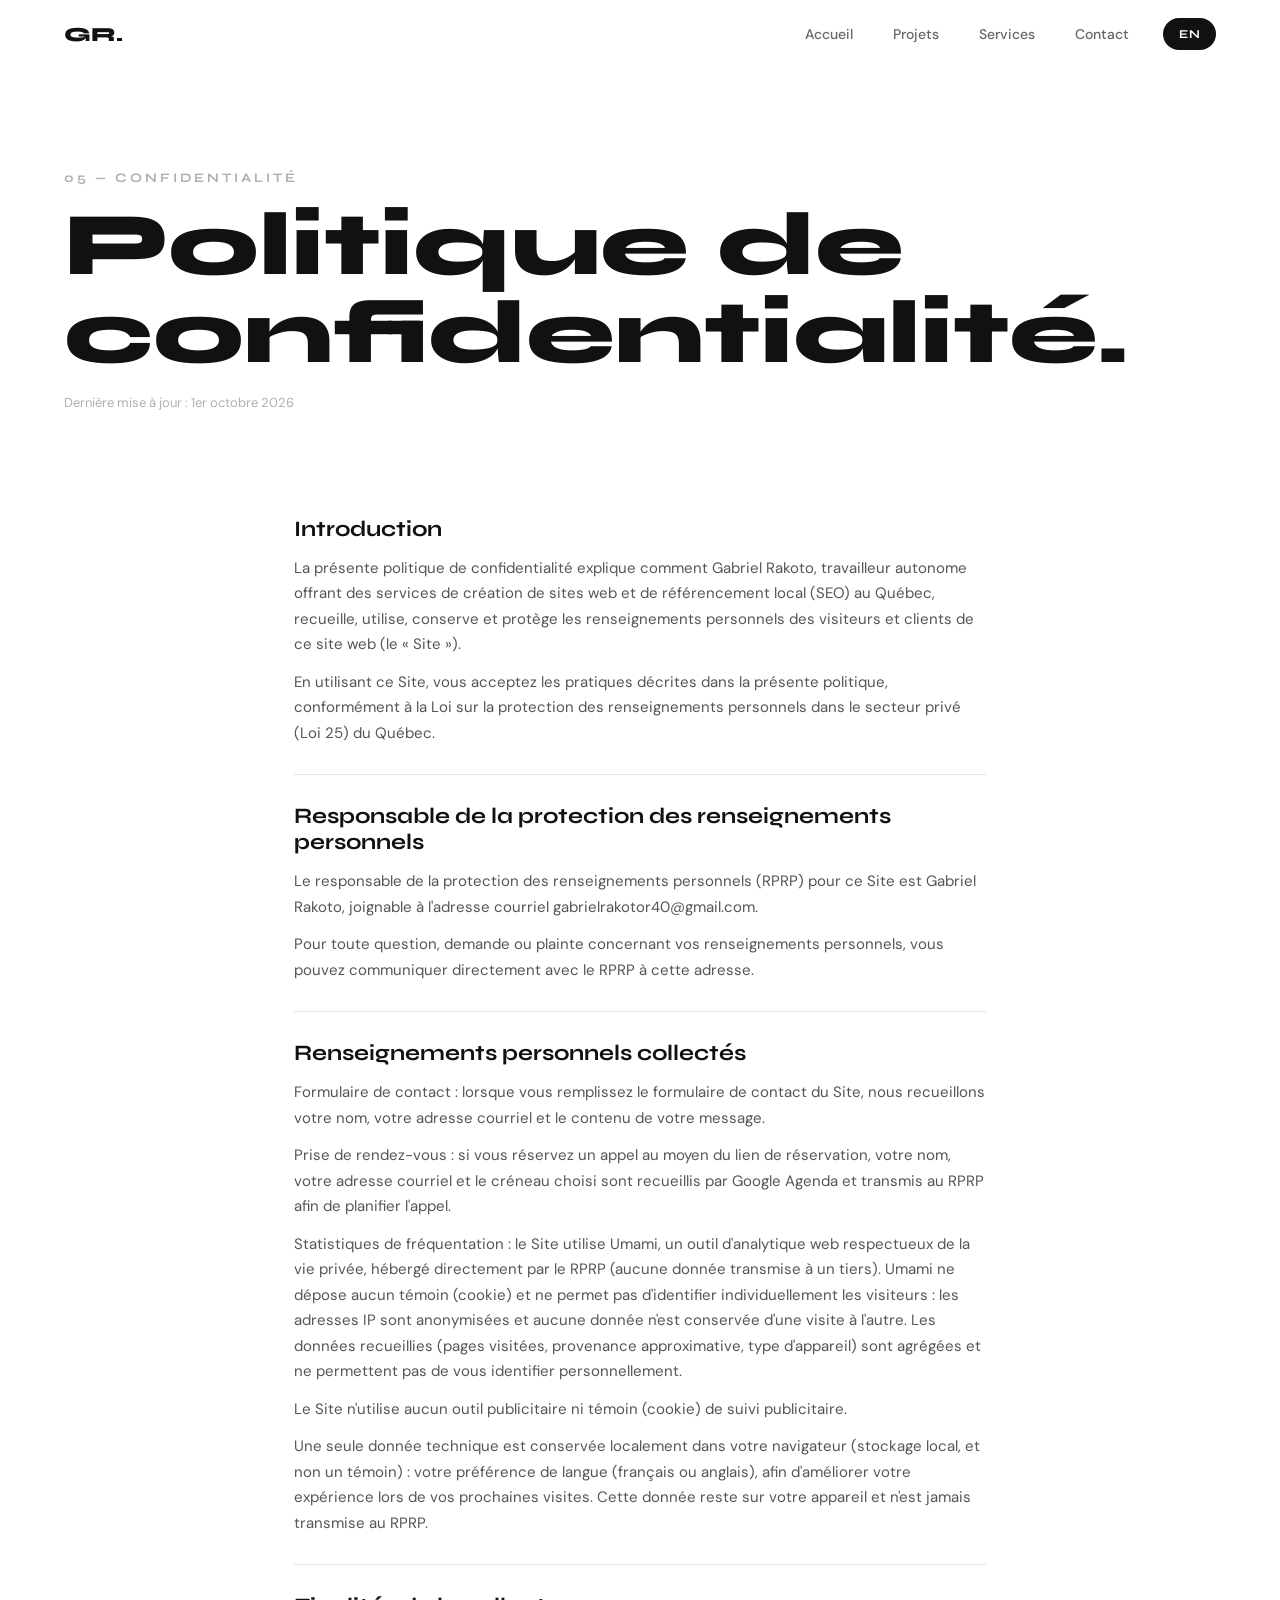
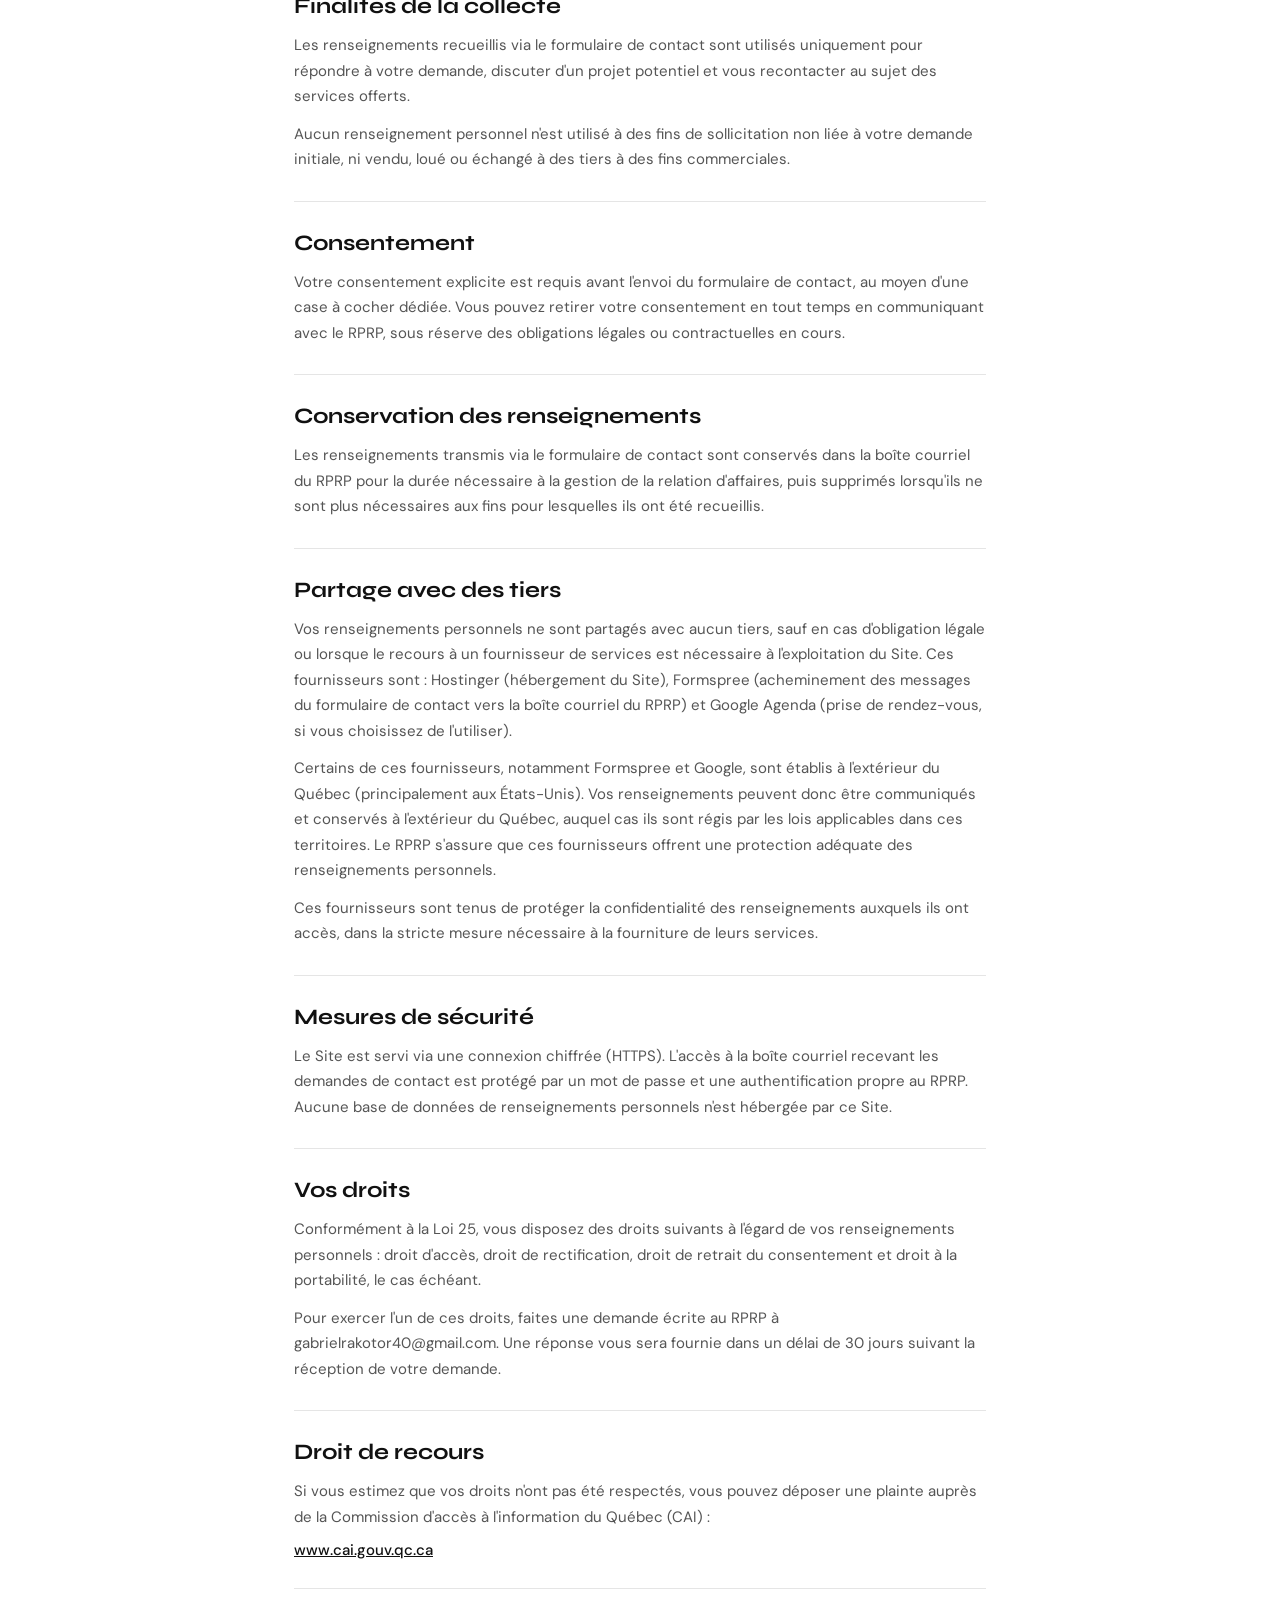
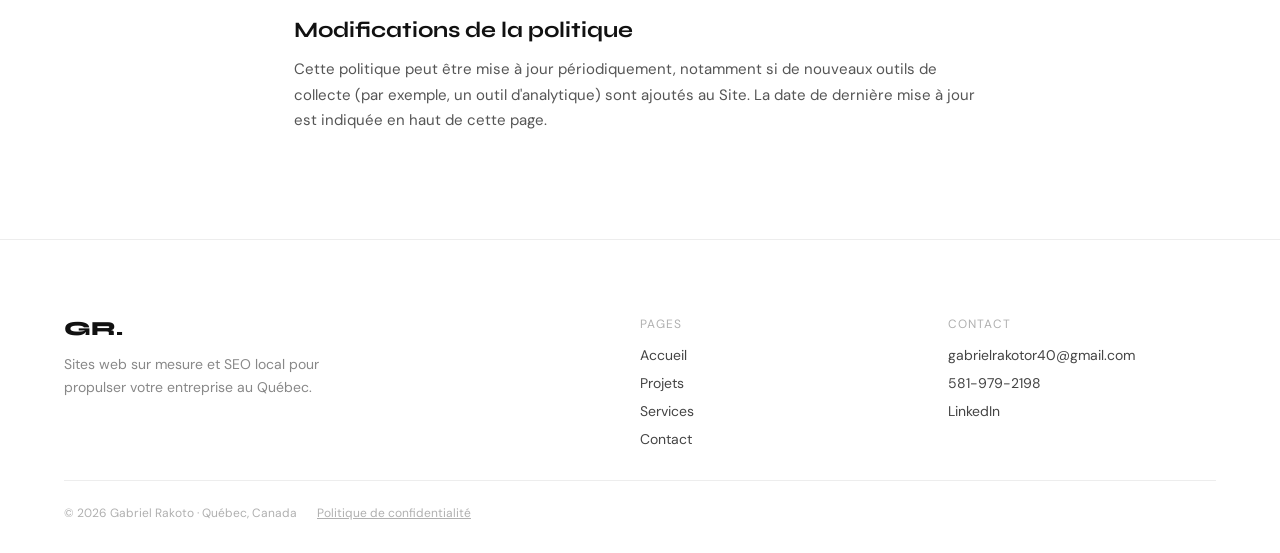
<file: confidentialite.html>
<!DOCTYPE html>
<html lang="fr">
<head>
<meta charset="utf-8">
<meta name="viewport" content="width=device-width, initial-scale=1">
<title>Politique de confidentialité | Gabriel Rakoto</title>
<meta name="description" content="Politique de confidentialité du site de Gabriel Rakoto, conforme à la Loi 25 du Québec sur la protection des renseignements personnels.">
<link rel="canonical" href="https://gabrielrakoto.com/confidentialite.html">
<meta property="og:type" content="website">
<meta property="og:site_name" content="Gabriel Rakoto">
<meta property="og:locale" content="fr_CA">
<meta property="og:url" content="https://gabrielrakoto.com/confidentialite.html">
<meta property="og:title" content="Politique de confidentialité | Gabriel Rakoto">
<meta property="og:description" content="Politique de confidentialité du site de Gabriel Rakoto, conforme à la Loi 25 du Québec sur la protection des renseignements personnels.">
<meta property="og:image" content="https://gabrielrakoto.com/assets/og-image.jpg">
<meta property="og:image:width" content="1200">
<meta property="og:image:height" content="630">
<meta name="twitter:card" content="summary_large_image">
<meta name="twitter:title" content="Politique de confidentialité | Gabriel Rakoto">
<meta name="twitter:description" content="Politique de confidentialité du site de Gabriel Rakoto, conforme à la Loi 25 du Québec sur la protection des renseignements personnels.">
<meta name="twitter:image" content="https://gabrielrakoto.com/assets/og-image.jpg">
<link rel="preconnect" href="https://fonts.googleapis.com">
<link rel="preconnect" href="https://fonts.gstatic.com" crossorigin>
<link href="https://fonts.googleapis.com/css2?family=Syne:wght@400;700;800&family=DM+Sans:opsz,wght@9..40,300;9..40,400;9..40,500&display=swap" rel="stylesheet">
<link rel="stylesheet" href="css/style.css">
<link rel="icon" type="image/jpeg" href="assets/favicon.jpg">
<script defer src="https://analytics.gabrielrakoto.com/script.js" data-website-id="545f7c33-205a-46b0-a37f-4a8fc37978f4"></script>
</head>
<body>
<noscript><div style="padding:40px;text-align:center;font-family:sans-serif;color:#111;">Ce site nécessite JavaScript pour s'afficher correctement. Veuillez l'activer dans les paramètres de votre navigateur.</div></noscript>

<svg width="0" height="0" style="position:absolute" aria-hidden="true">
  <filter id="svc-glitch" x="-5%" y="-5%" width="110%" height="110%">
    <feTurbulence type="fractalNoise" baseFrequency="0.002 0.92" numOctaves="1" seed="3" result="svc-glitch-noise"></feTurbulence>
    <feDisplacementMap in="SourceGraphic" in2="svc-glitch-noise" scale="0" xChannelSelector="R" yChannelSelector="G" result="svc-glitch-displaced"></feDisplacementMap>
    <feColorMatrix in="SourceGraphic" type="matrix" values="0.55 0 0 0 0  0 0.55 0 0 0  0 0 0.55 0 0  0 0 0 1 0" result="svc-glitch-light"></feColorMatrix>
    <feOffset in="svc-glitch-light" dx="-4" dy="1" result="svc-glitch-light-off"></feOffset>
    <feColorMatrix in="SourceGraphic" type="matrix" values="0.15 0 0 0 0  0 0.15 0 0 0  0 0 0.15 0 0  0 0 0 1 0" result="svc-glitch-dark"></feColorMatrix>
    <feOffset in="svc-glitch-dark" dx="4" dy="-1" result="svc-glitch-dark-off"></feOffset>
    <feBlend in="svc-glitch-light-off" in2="svc-glitch-dark-off" mode="screen" result="svc-glitch-chroma"></feBlend>
    <feBlend in="svc-glitch-chroma" in2="svc-glitch-displaced" mode="screen"></feBlend>
  </filter>
</svg>

<header>
<nav class="nav">
  <a href="index.html" class="nav-logo">GR.</a>
  <div class="nav-links">
    <a href="index.html" class="nav-link" data-i18n="nav.home"></a>
    <a href="projets.html" class="nav-link" data-i18n="nav.projects"></a>
    <a href="services.html" class="nav-link" data-i18n="nav.services"></a>
    <a href="contact.html" class="nav-link" data-i18n="nav.contact"></a>
    <button type="button" class="nav-lang js-lang-toggle" aria-label="Changer de langue">EN</button>
  </div>
  <div class="nav-mobile-actions">
    <button type="button" class="nav-lang js-lang-toggle" aria-label="Changer de langue">EN</button>
    <button type="button" class="nav-burger js-menu-open" aria-label="Ouvrir le menu">
      <span></span><span></span><span></span>
    </button>
  </div>
</nav>
</header>

<div class="mobile-menu">
  <button type="button" class="mobile-menu-close js-menu-close" aria-label="Fermer le menu">✕</button>
  <div class="mobile-menu-links">
    <a href="index.html" data-i18n="nav.home"></a>
    <a href="projets.html" data-i18n="nav.projects"></a>
    <a href="services.html" data-i18n="nav.services"></a>
    <a href="contact.html" data-i18n="nav.contact"></a>
  </div>
</div>

<div style="padding-top:68px">

  <section>
    <div class="svc-page-hero">
      <span class="page-label" data-i18n="privacyLabel"></span>
      <h1 class="page-title" data-i18n="privacy.title"></h1>
      <p class="policy-updated" data-i18n="privacy.updated"></p>
    </div>
    <div class="policy-content" id="privacy-sections"></div>
  </section>

</div>

<footer class="site-footer">
  <div class="footer-grid">
    <div>
      <div class="footer-logo">GR.</div>
      <p class="footer-tagline" data-i18n="footer.tagline"></p>
    </div>
    <div>
      <div class="footer-col-title" data-i18n="footer.pages"></div>
      <div class="footer-links">
        <a href="index.html" data-i18n="nav.home"></a>
        <a href="projets.html" data-i18n="nav.projects"></a>
        <a href="services.html" data-i18n="nav.services"></a>
        <a href="contact.html" data-i18n="nav.contact"></a>
      </div>
    </div>
    <div>
      <div class="footer-col-title" data-i18n="footer.contactTitle"></div>
      <div class="footer-links">
        <a href="mailto:gabrielrakotor40@gmail.com">gabrielrakotor40@gmail.com</a>
        <a href="tel:+15819792198">581-979-2198</a>
        <a href="https://www.linkedin.com/in/gabriel-rakoto-708b39351/" target="_blank" rel="noopener noreferrer">LinkedIn</a>
      </div>
    </div>
  </div>
  <div class="footer-bottom">
    <span>© 2026 Gabriel Rakoto · Québec, Canada</span>
    <a href="confidentialite.html" class="footer-bottom-link" data-i18n="footer.privacy"></a>
  </div>
</footer>

<script src="js/data.js"></script>
<script src="js/main.js"></script>
</body>
</html>
</file>
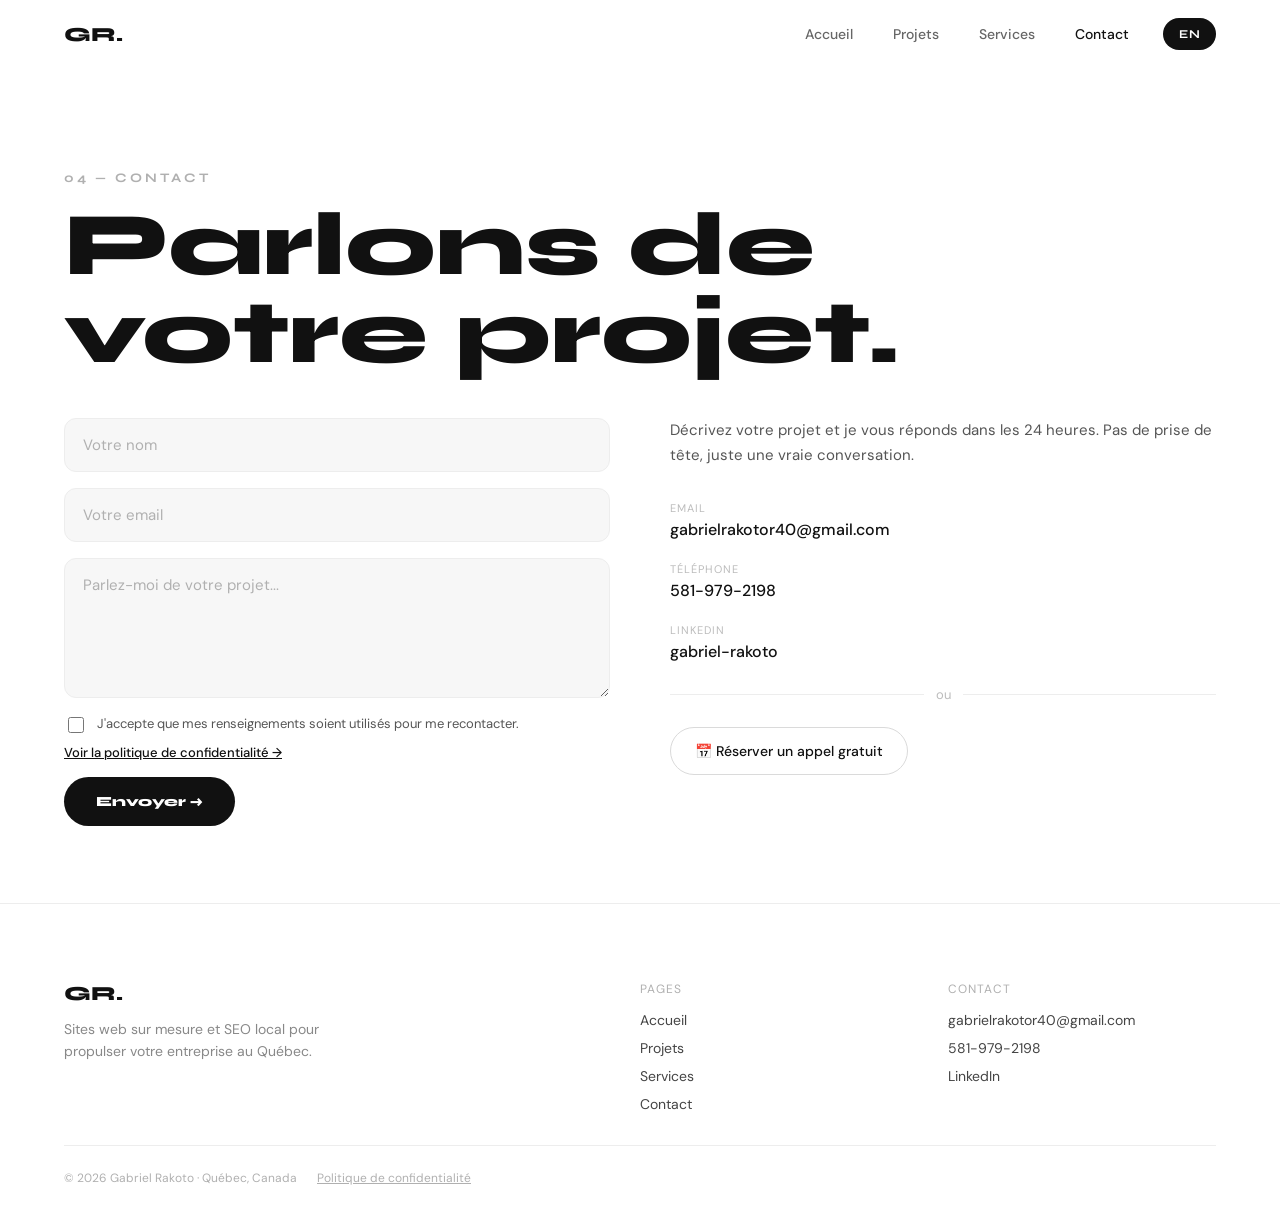
<file: contact.html>
<!DOCTYPE html>
<html lang="fr">
<head>
<meta charset="utf-8">
<meta name="viewport" content="width=device-width, initial-scale=1">
<title>Contact — Discutons de votre projet web | Gabriel Rakoto</title>
<meta name="description" content="Contactez Gabriel Rakoto pour un projet de site web ou de référencement local au Québec. Réponse sous 24 heures.">
<link rel="canonical" href="https://gabrielrakoto.com/contact.html">
<meta property="og:type" content="website">
<meta property="og:site_name" content="Gabriel Rakoto">
<meta property="og:locale" content="fr_CA">
<meta property="og:url" content="https://gabrielrakoto.com/contact.html">
<meta property="og:title" content="Contact — Discutons de votre projet web | Gabriel Rakoto">
<meta property="og:description" content="Contactez Gabriel Rakoto pour un projet de site web ou de référencement local au Québec. Réponse sous 24 heures.">
<meta property="og:image" content="https://gabrielrakoto.com/assets/og-image.jpg">
<meta property="og:image:width" content="1200">
<meta property="og:image:height" content="630">
<meta name="twitter:card" content="summary_large_image">
<meta name="twitter:title" content="Contact — Discutons de votre projet web | Gabriel Rakoto">
<meta name="twitter:description" content="Contactez Gabriel Rakoto pour un projet de site web ou de référencement local au Québec. Réponse sous 24 heures.">
<meta name="twitter:image" content="https://gabrielrakoto.com/assets/og-image.jpg">
<link rel="preconnect" href="https://fonts.googleapis.com">
<link rel="preconnect" href="https://fonts.gstatic.com" crossorigin>
<link href="https://fonts.googleapis.com/css2?family=Syne:wght@400;700;800&family=DM+Sans:opsz,wght@9..40,300;9..40,400;9..40,500&display=swap" rel="stylesheet">
<link rel="stylesheet" href="css/style.css">
<link rel="icon" type="image/jpeg" href="assets/favicon.jpg">
<script defer src="https://analytics.gabrielrakoto.com/script.js" data-website-id="545f7c33-205a-46b0-a37f-4a8fc37978f4"></script>
</head>
<body>
<noscript><div style="padding:40px;text-align:center;font-family:sans-serif;color:#111;">Ce site nécessite JavaScript pour s'afficher correctement. Veuillez l'activer dans les paramètres de votre navigateur.</div></noscript>

<svg width="0" height="0" style="position:absolute" aria-hidden="true">
  <filter id="svc-glitch" x="-5%" y="-5%" width="110%" height="110%">
    <feTurbulence type="fractalNoise" baseFrequency="0.002 0.92" numOctaves="1" seed="3" result="svc-glitch-noise"></feTurbulence>
    <feDisplacementMap in="SourceGraphic" in2="svc-glitch-noise" scale="0" xChannelSelector="R" yChannelSelector="G" result="svc-glitch-displaced"></feDisplacementMap>
    <feColorMatrix in="SourceGraphic" type="matrix" values="0.55 0 0 0 0  0 0.55 0 0 0  0 0 0.55 0 0  0 0 0 1 0" result="svc-glitch-light"></feColorMatrix>
    <feOffset in="svc-glitch-light" dx="-4" dy="1" result="svc-glitch-light-off"></feOffset>
    <feColorMatrix in="SourceGraphic" type="matrix" values="0.15 0 0 0 0  0 0.15 0 0 0  0 0 0.15 0 0  0 0 0 1 0" result="svc-glitch-dark"></feColorMatrix>
    <feOffset in="svc-glitch-dark" dx="4" dy="-1" result="svc-glitch-dark-off"></feOffset>
    <feBlend in="svc-glitch-light-off" in2="svc-glitch-dark-off" mode="screen" result="svc-glitch-chroma"></feBlend>
    <feBlend in="svc-glitch-chroma" in2="svc-glitch-displaced" mode="screen"></feBlend>
  </filter>
</svg>

<header>
<nav class="nav">
  <a href="index.html" class="nav-logo">GR.</a>
  <div class="nav-links">
    <a href="index.html" class="nav-link" data-i18n="nav.home"></a>
    <a href="projets.html" class="nav-link" data-i18n="nav.projects"></a>
    <a href="services.html" class="nav-link" data-i18n="nav.services"></a>
    <a href="contact.html" class="nav-link is-current" data-i18n="nav.contact"></a>
    <button type="button" class="nav-lang js-lang-toggle" aria-label="Changer de langue">EN</button>
  </div>
  <div class="nav-mobile-actions">
    <button type="button" class="nav-lang js-lang-toggle" aria-label="Changer de langue">EN</button>
    <button type="button" class="nav-burger js-menu-open" aria-label="Ouvrir le menu">
      <span></span><span></span><span></span>
    </button>
  </div>
</nav>
</header>

<div class="mobile-menu">
  <button type="button" class="mobile-menu-close js-menu-close" aria-label="Fermer le menu">✕</button>
  <div class="mobile-menu-links">
    <a href="index.html" data-i18n="nav.home"></a>
    <a href="projets.html" data-i18n="nav.projects"></a>
    <a href="services.html" data-i18n="nav.services"></a>
    <a href="contact.html" data-i18n="nav.contact"></a>
  </div>
</div>

<div style="padding-top:68px">

  <section class="contact-sec">
    <span class="page-label" data-i18n="contactLabel"></span>
    <h1 class="page-title" data-i18n="contact.title"></h1>
    <div class="contact-grid">
      <div>
        <form class="contact-form" action="https://formspree.io/f/xvzpvbep" method="POST" novalidate>
          <input type="text" name="name" required data-i18n-placeholder="contact.namePlaceholder">
          <input type="email" name="email" required data-i18n-placeholder="contact.emailPlaceholder">
          <textarea name="message" required data-i18n-placeholder="contact.messagePlaceholder"></textarea>
          <div class="contact-consent">
            <label>
              <input type="checkbox" name="consent" required>
              <span data-i18n="contact.consentLabel"></span>
            </label>
            <a href="confidentialite.html" class="contact-consent-link" data-i18n="contact.consentLinkLabel"></a>
          </div>
          <p class="contact-error is-hidden" data-i18n="contact.errorMsg"></p>
          <button type="submit" class="contact-submit" data-i18n="contact.submit"></button>
        </form>
        <div class="contact-success is-hidden">
          <div class="check">✓</div>
          <h3 data-i18n="contact.successTitle"></h3>
          <p data-i18n="contact.successMsg"></p>
        </div>
      </div>
      <div>
        <p class="contact-info-subtitle" data-i18n="contact.subtitle"></p>
        <div class="contact-info-block">
          <span class="label" data-i18n="contact.emailLabel"></span>
          <a href="mailto:gabrielrakotor40@gmail.com">gabrielrakotor40@gmail.com</a>
        </div>
        <div class="contact-info-block">
          <span class="label" data-i18n="contact.phoneLabel"></span>
          <a href="tel:+15819792198">581-979-2198</a>
        </div>
        <div class="contact-info-block">
          <span class="label" data-i18n="contact.linkedinLabel"></span>
          <a href="https://www.linkedin.com/in/gabriel-rakoto-708b39351/" target="_blank" rel="noopener noreferrer">gabriel-rakoto</a>
        </div>
        <div class="contact-or" data-i18n="contact.orText"></div>
        <a class="contact-calendly" href="https://calendar.google.com/calendar/appointments/schedules/AcZssZ3y1GP9v2DiD7DIADban8mmoyKjJ_11Qxk-AaXYCBb-N4c5Ju3-izS_d6RIeUGZ8xcEi3p4Nbx0" target="_blank" rel="noopener" data-i18n="contact.calendly"></a>
      </div>
    </div>
  </section>

</div>

<footer class="site-footer">
  <div class="footer-grid">
    <div>
      <div class="footer-logo">GR.</div>
      <p class="footer-tagline" data-i18n="footer.tagline"></p>
    </div>
    <div>
      <div class="footer-col-title" data-i18n="footer.pages"></div>
      <div class="footer-links">
        <a href="index.html" data-i18n="nav.home"></a>
        <a href="projets.html" data-i18n="nav.projects"></a>
        <a href="services.html" data-i18n="nav.services"></a>
        <a href="contact.html" data-i18n="nav.contact"></a>
      </div>
    </div>
    <div>
      <div class="footer-col-title" data-i18n="footer.contactTitle"></div>
      <div class="footer-links">
        <a href="mailto:gabrielrakotor40@gmail.com">gabrielrakotor40@gmail.com</a>
        <a href="tel:+15819792198">581-979-2198</a>
        <a href="https://www.linkedin.com/in/gabriel-rakoto-708b39351/" target="_blank" rel="noopener noreferrer">LinkedIn</a>
      </div>
    </div>
  </div>
  <div class="footer-bottom">
    <span>© 2026 Gabriel Rakoto · Québec, Canada</span>
    <a href="confidentialite.html" class="footer-bottom-link" data-i18n="footer.privacy"></a>
  </div>
</footer>

<script src="js/data.js"></script>
<script src="js/main.js"></script>
</body>
</html>
</file>
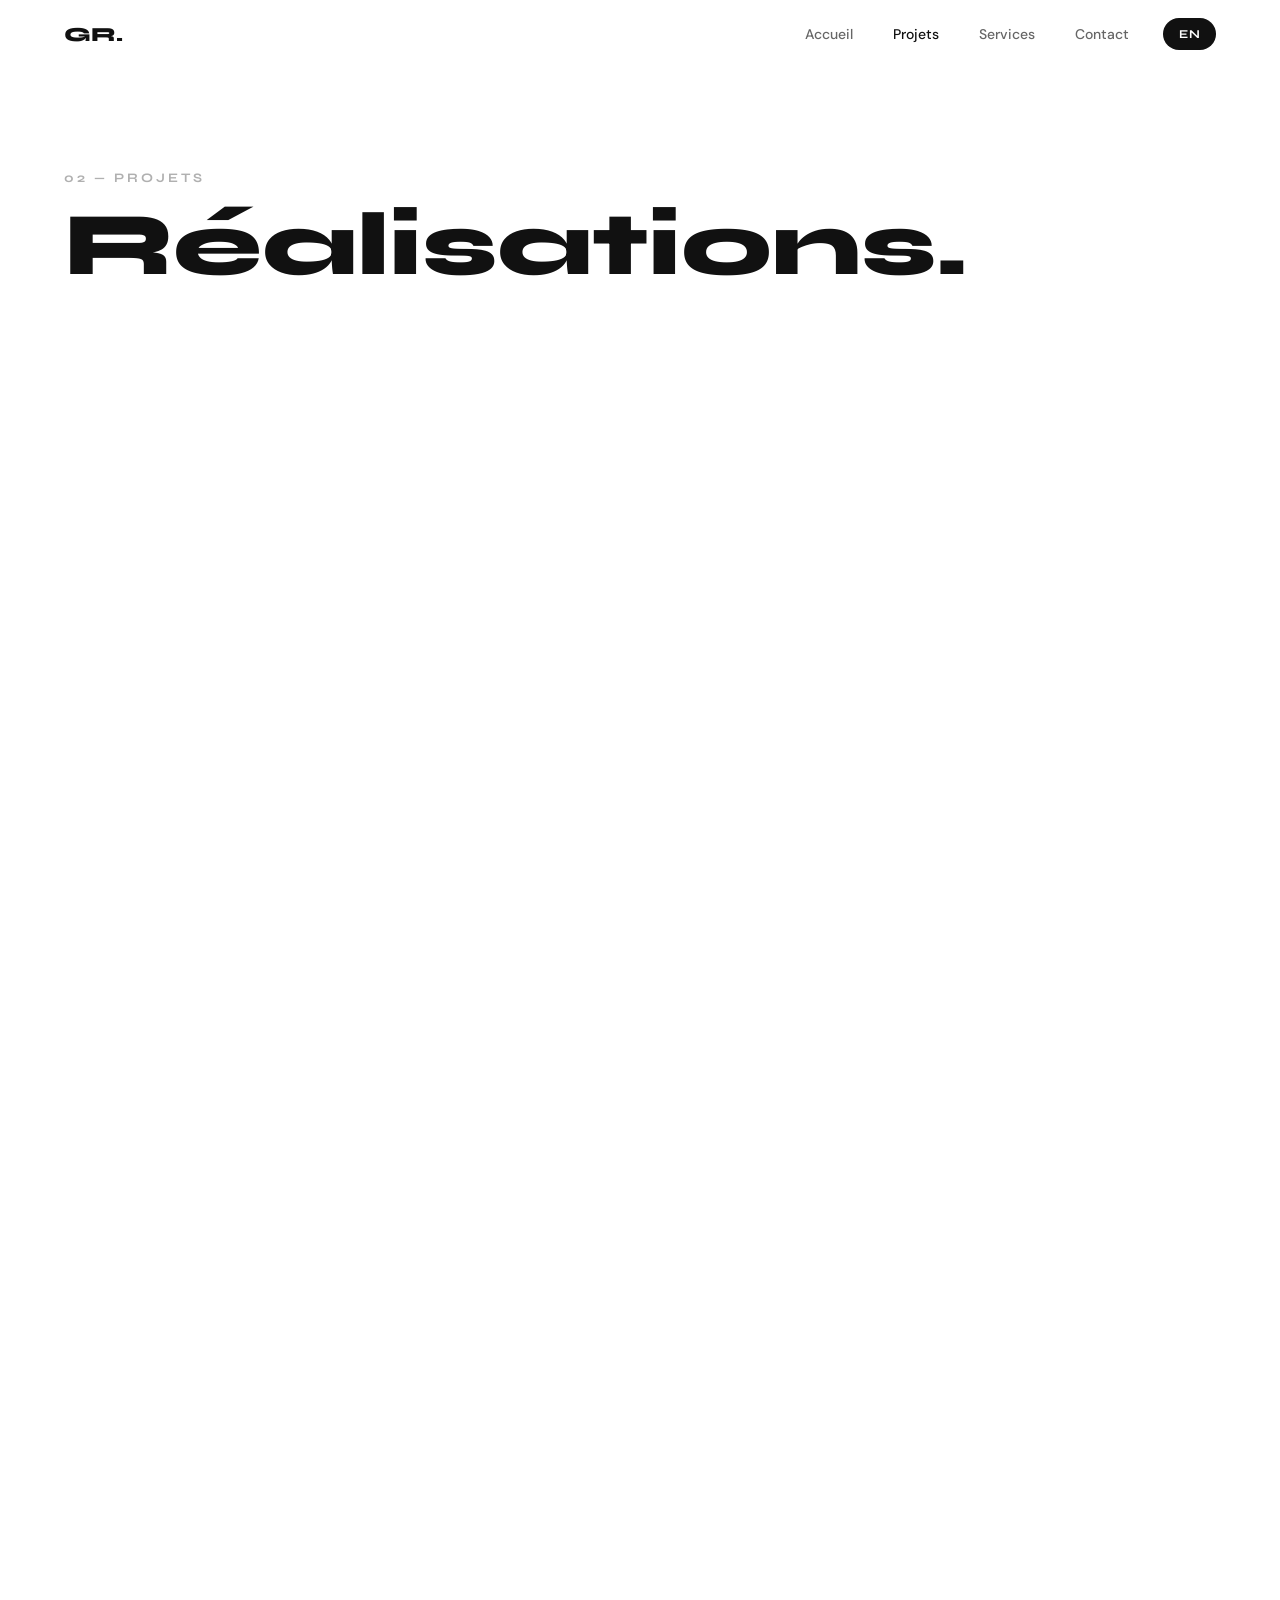
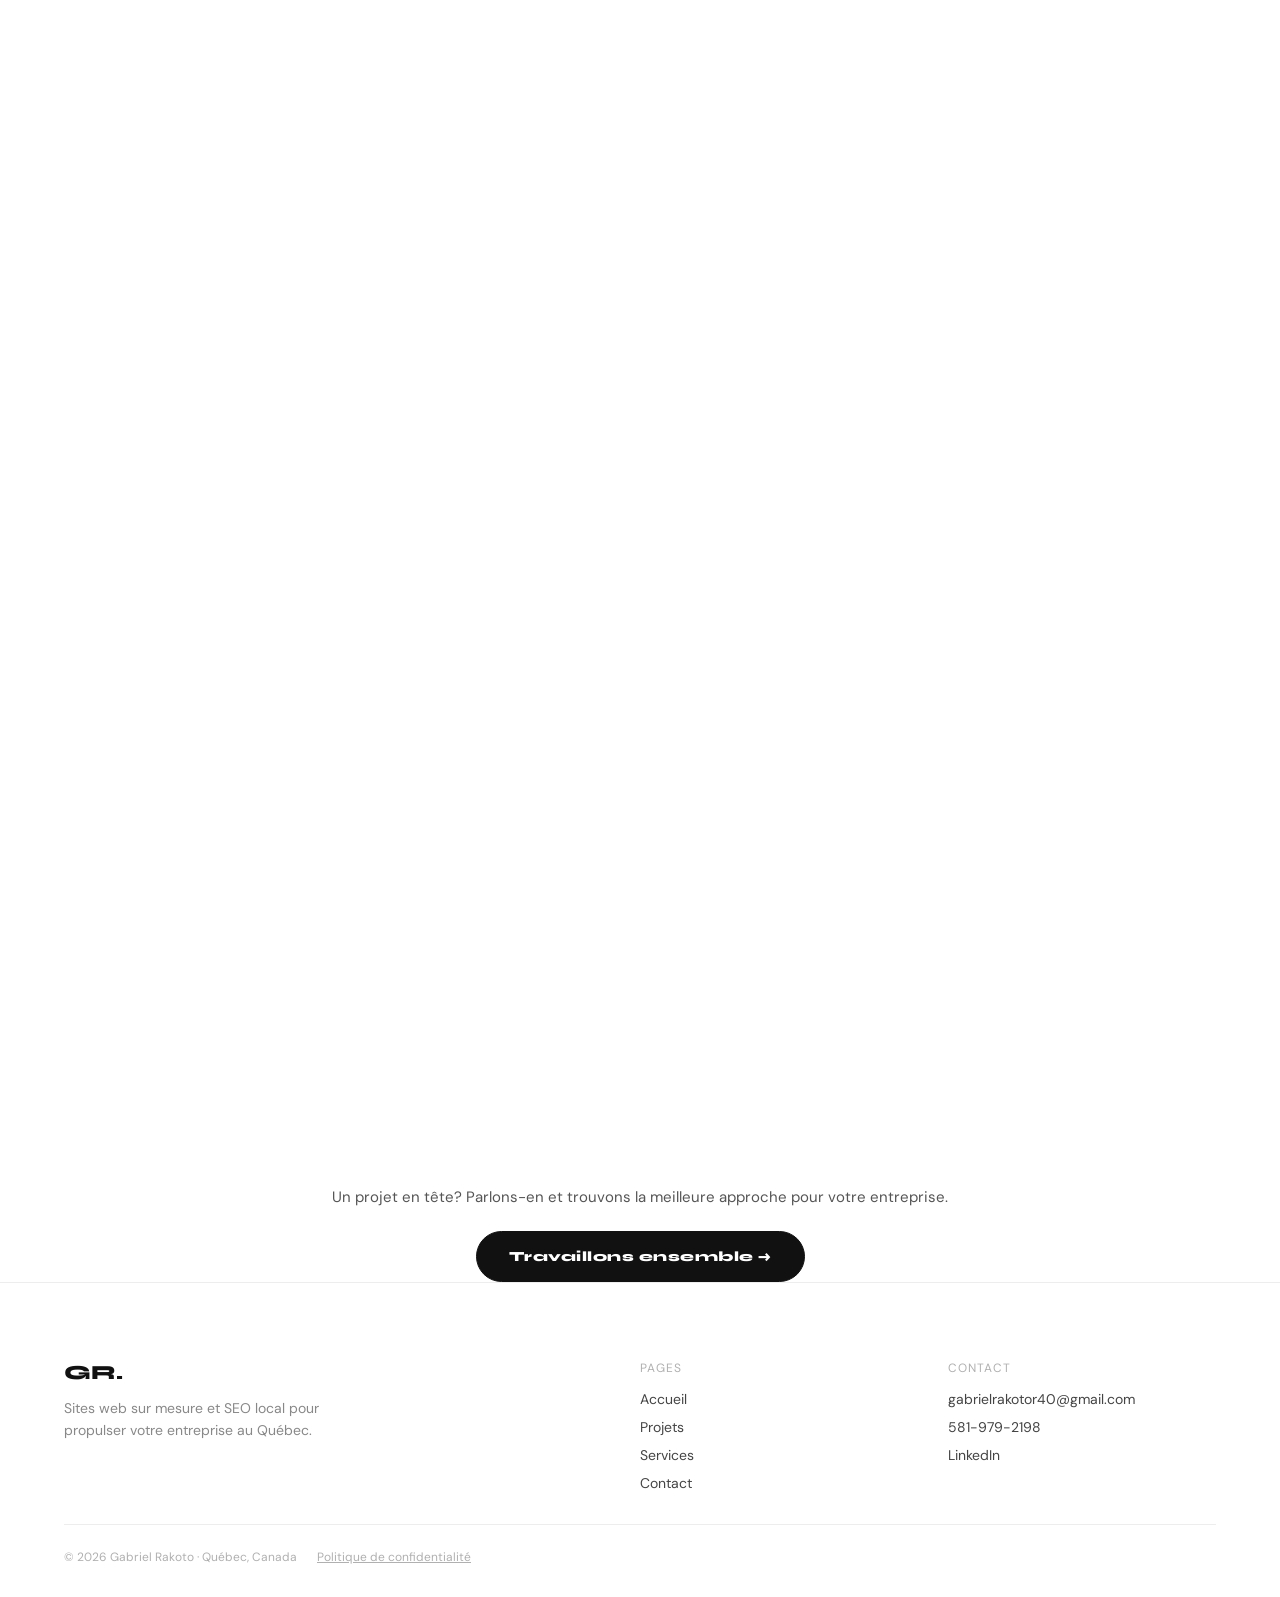
<file: projets.html>
<!DOCTYPE html>
<html lang="fr">
<head>
<meta charset="utf-8">
<meta name="viewport" content="width=device-width, initial-scale=1">
<title>Réalisations — Sites web pour PME québécoises | Gabriel Rakoto</title>
<meta name="description" content="Découvrez mes réalisations : sites web créés pour des PME du Québec (paysagement, garage auto, restaurant, plomberie) avec stratégie SEO local intégrée.">
<link rel="canonical" href="https://gabrielrakoto.com/projets.html">
<meta property="og:type" content="website">
<meta property="og:site_name" content="Gabriel Rakoto">
<meta property="og:locale" content="fr_CA">
<meta property="og:url" content="https://gabrielrakoto.com/projets.html">
<meta property="og:title" content="Réalisations — Sites web pour PME québécoises | Gabriel Rakoto">
<meta property="og:description" content="Découvrez mes réalisations : sites web créés pour des PME du Québec (paysagement, garage auto, restaurant, plomberie) avec stratégie SEO local intégrée.">
<meta property="og:image" content="https://gabrielrakoto.com/assets/og-image.jpg">
<meta property="og:image:width" content="1200">
<meta property="og:image:height" content="630">
<meta name="twitter:card" content="summary_large_image">
<meta name="twitter:title" content="Réalisations — Sites web pour PME québécoises | Gabriel Rakoto">
<meta name="twitter:description" content="Découvrez mes réalisations : sites web créés pour des PME du Québec (paysagement, garage auto, restaurant, plomberie) avec stratégie SEO local intégrée.">
<meta name="twitter:image" content="https://gabrielrakoto.com/assets/og-image.jpg">
<link rel="preconnect" href="https://fonts.googleapis.com">
<link rel="preconnect" href="https://fonts.gstatic.com" crossorigin>
<link href="https://fonts.googleapis.com/css2?family=Syne:wght@400;700;800&family=DM+Sans:opsz,wght@9..40,300;9..40,400;9..40,500&display=swap" rel="stylesheet">
<link rel="stylesheet" href="css/style.css">
<link rel="icon" type="image/jpeg" href="assets/favicon.jpg">
<script defer src="https://analytics.gabrielrakoto.com/script.js" data-website-id="545f7c33-205a-46b0-a37f-4a8fc37978f4"></script>
</head>
<body>
<noscript><div style="padding:40px;text-align:center;font-family:sans-serif;color:#111;">Ce site nécessite JavaScript pour s'afficher correctement. Veuillez l'activer dans les paramètres de votre navigateur.</div></noscript>

<svg width="0" height="0" style="position:absolute" aria-hidden="true">
  <filter id="svc-glitch" x="-5%" y="-5%" width="110%" height="110%">
    <feTurbulence type="fractalNoise" baseFrequency="0.002 0.92" numOctaves="1" seed="3" result="svc-glitch-noise"></feTurbulence>
    <feDisplacementMap in="SourceGraphic" in2="svc-glitch-noise" scale="0" xChannelSelector="R" yChannelSelector="G" result="svc-glitch-displaced"></feDisplacementMap>
    <feColorMatrix in="SourceGraphic" type="matrix" values="0.55 0 0 0 0  0 0.55 0 0 0  0 0 0.55 0 0  0 0 0 1 0" result="svc-glitch-light"></feColorMatrix>
    <feOffset in="svc-glitch-light" dx="-4" dy="1" result="svc-glitch-light-off"></feOffset>
    <feColorMatrix in="SourceGraphic" type="matrix" values="0.15 0 0 0 0  0 0.15 0 0 0  0 0 0.15 0 0  0 0 0 1 0" result="svc-glitch-dark"></feColorMatrix>
    <feOffset in="svc-glitch-dark" dx="4" dy="-1" result="svc-glitch-dark-off"></feOffset>
    <feBlend in="svc-glitch-light-off" in2="svc-glitch-dark-off" mode="screen" result="svc-glitch-chroma"></feBlend>
    <feBlend in="svc-glitch-chroma" in2="svc-glitch-displaced" mode="screen"></feBlend>
  </filter>
</svg>

<header>
<nav class="nav">
  <a href="index.html" class="nav-logo">GR.</a>
  <div class="nav-links">
    <a href="index.html" class="nav-link" data-i18n="nav.home"></a>
    <a href="projets.html" class="nav-link is-current" data-i18n="nav.projects"></a>
    <a href="services.html" class="nav-link" data-i18n="nav.services"></a>
    <a href="contact.html" class="nav-link" data-i18n="nav.contact"></a>
    <button type="button" class="nav-lang js-lang-toggle" aria-label="Changer de langue">EN</button>
  </div>
  <div class="nav-mobile-actions">
    <button type="button" class="nav-lang js-lang-toggle" aria-label="Changer de langue">EN</button>
    <button type="button" class="nav-burger js-menu-open" aria-label="Ouvrir le menu">
      <span></span><span></span><span></span>
    </button>
  </div>
</nav>
</header>

<div class="mobile-menu">
  <button type="button" class="mobile-menu-close js-menu-close" aria-label="Fermer le menu">✕</button>
  <div class="mobile-menu-links">
    <a href="index.html" data-i18n="nav.home"></a>
    <a href="projets.html" data-i18n="nav.projects"></a>
    <a href="services.html" data-i18n="nav.services"></a>
    <a href="contact.html" data-i18n="nav.contact"></a>
  </div>
</div>

<div style="padding-top:68px">

  <section>
    <div class="svc-page-hero">
      <span class="page-label">02 — <span data-i18n="projectsLabel"></span></span>
      <h1 class="page-title" data-i18n="projectsHero"></h1>
    </div>
    <div class="stack-spacer" id="projpage-scroll-spacer">
      <div class="stack-stage" id="projpage-stage"></div>
    </div>
    <div class="projects-cta">
      <p data-i18n="projectsCta"></p>
      <a href="contact.html" class="btn btn-primary" data-i18n="hero.cta"></a>
    </div>
  </section>

</div>

<footer class="site-footer">
  <div class="footer-grid">
    <div>
      <div class="footer-logo">GR.</div>
      <p class="footer-tagline" data-i18n="footer.tagline"></p>
    </div>
    <div>
      <div class="footer-col-title" data-i18n="footer.pages"></div>
      <div class="footer-links">
        <a href="index.html" data-i18n="nav.home"></a>
        <a href="projets.html" data-i18n="nav.projects"></a>
        <a href="services.html" data-i18n="nav.services"></a>
        <a href="contact.html" data-i18n="nav.contact"></a>
      </div>
    </div>
    <div>
      <div class="footer-col-title" data-i18n="footer.contactTitle"></div>
      <div class="footer-links">
        <a href="mailto:gabrielrakotor40@gmail.com">gabrielrakotor40@gmail.com</a>
        <a href="tel:+15819792198">581-979-2198</a>
        <a href="https://www.linkedin.com/in/gabriel-rakoto-708b39351/" target="_blank" rel="noopener noreferrer">LinkedIn</a>
      </div>
    </div>
  </div>
  <div class="footer-bottom">
    <span>© 2026 Gabriel Rakoto · Québec, Canada</span>
    <a href="confidentialite.html" class="footer-bottom-link" data-i18n="footer.privacy"></a>
  </div>
</footer>

<script src="js/data.js"></script>
<script src="js/main.js"></script>
</body>
</html>
</file>
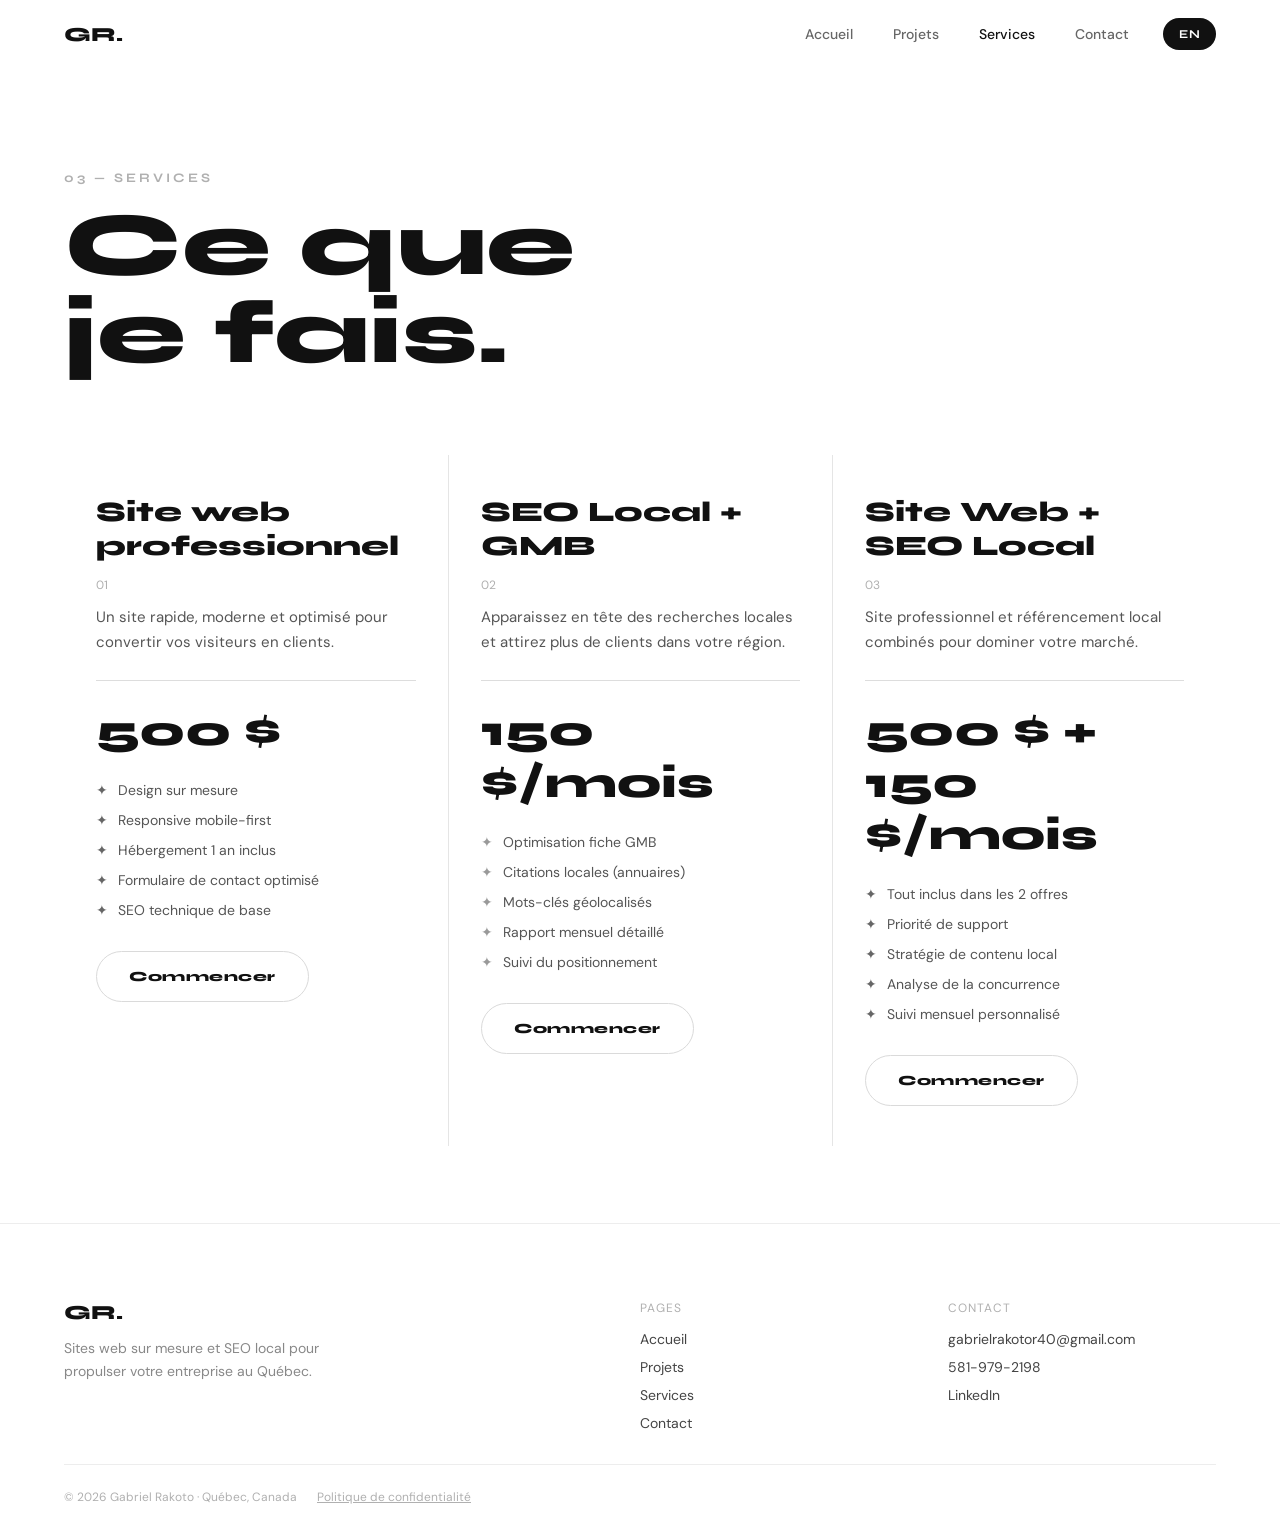
<file: services.html>
<!DOCTYPE html>
<html lang="fr">
<head>
<meta charset="utf-8">
<meta name="viewport" content="width=device-width, initial-scale=1">
<title>Services — Création de sites web & SEO local | Gabriel Rakoto</title>
<meta name="description" content="Site web professionnel, SEO local et Google My Business pour les PME du Québec. Forfaits clairs, résultats mesurables. Demandez une soumission.">
<link rel="canonical" href="https://gabrielrakoto.com/services.html">
<meta property="og:type" content="website">
<meta property="og:site_name" content="Gabriel Rakoto">
<meta property="og:locale" content="fr_CA">
<meta property="og:url" content="https://gabrielrakoto.com/services.html">
<meta property="og:title" content="Services — Création de sites web & SEO local | Gabriel Rakoto">
<meta property="og:description" content="Site web professionnel, SEO local et Google My Business pour les PME du Québec. Forfaits clairs, résultats mesurables. Demandez une soumission.">
<meta property="og:image" content="https://gabrielrakoto.com/assets/og-image.jpg">
<meta property="og:image:width" content="1200">
<meta property="og:image:height" content="630">
<meta name="twitter:card" content="summary_large_image">
<meta name="twitter:title" content="Services — Création de sites web & SEO local | Gabriel Rakoto">
<meta name="twitter:description" content="Site web professionnel, SEO local et Google My Business pour les PME du Québec. Forfaits clairs, résultats mesurables. Demandez une soumission.">
<meta name="twitter:image" content="https://gabrielrakoto.com/assets/og-image.jpg">
<link rel="preconnect" href="https://fonts.googleapis.com">
<link rel="preconnect" href="https://fonts.gstatic.com" crossorigin>
<link href="https://fonts.googleapis.com/css2?family=Syne:wght@400;700;800&family=DM+Sans:opsz,wght@9..40,300;9..40,400;9..40,500&display=swap" rel="stylesheet">
<link rel="stylesheet" href="css/style.css">
<link rel="icon" type="image/jpeg" href="assets/favicon.jpg">
<script defer src="https://analytics.gabrielrakoto.com/script.js" data-website-id="545f7c33-205a-46b0-a37f-4a8fc37978f4"></script>
</head>
<body>
<noscript><div style="padding:40px;text-align:center;font-family:sans-serif;color:#111;">Ce site nécessite JavaScript pour s'afficher correctement. Veuillez l'activer dans les paramètres de votre navigateur.</div></noscript>

<svg width="0" height="0" style="position:absolute" aria-hidden="true">
  <filter id="svc-glitch" x="-5%" y="-5%" width="110%" height="110%">
    <feTurbulence type="fractalNoise" baseFrequency="0.002 0.92" numOctaves="1" seed="3" result="svc-glitch-noise"></feTurbulence>
    <feDisplacementMap in="SourceGraphic" in2="svc-glitch-noise" scale="0" xChannelSelector="R" yChannelSelector="G" result="svc-glitch-displaced"></feDisplacementMap>
    <feColorMatrix in="SourceGraphic" type="matrix" values="0.55 0 0 0 0  0 0.55 0 0 0  0 0 0.55 0 0  0 0 0 1 0" result="svc-glitch-light"></feColorMatrix>
    <feOffset in="svc-glitch-light" dx="-4" dy="1" result="svc-glitch-light-off"></feOffset>
    <feColorMatrix in="SourceGraphic" type="matrix" values="0.15 0 0 0 0  0 0.15 0 0 0  0 0 0.15 0 0  0 0 0 1 0" result="svc-glitch-dark"></feColorMatrix>
    <feOffset in="svc-glitch-dark" dx="4" dy="-1" result="svc-glitch-dark-off"></feOffset>
    <feBlend in="svc-glitch-light-off" in2="svc-glitch-dark-off" mode="screen" result="svc-glitch-chroma"></feBlend>
    <feBlend in="svc-glitch-chroma" in2="svc-glitch-displaced" mode="screen"></feBlend>
  </filter>
</svg>

<header>
<nav class="nav">
  <a href="index.html" class="nav-logo">GR.</a>
  <div class="nav-links">
    <a href="index.html" class="nav-link" data-i18n="nav.home"></a>
    <a href="projets.html" class="nav-link" data-i18n="nav.projects"></a>
    <a href="services.html" class="nav-link is-current" data-i18n="nav.services"></a>
    <a href="contact.html" class="nav-link" data-i18n="nav.contact"></a>
    <button type="button" class="nav-lang js-lang-toggle" aria-label="Changer de langue">EN</button>
  </div>
  <div class="nav-mobile-actions">
    <button type="button" class="nav-lang js-lang-toggle" aria-label="Changer de langue">EN</button>
    <button type="button" class="nav-burger js-menu-open" aria-label="Ouvrir le menu">
      <span></span><span></span><span></span>
    </button>
  </div>
</nav>
</header>

<div class="mobile-menu">
  <button type="button" class="mobile-menu-close js-menu-close" aria-label="Fermer le menu">✕</button>
  <div class="mobile-menu-links">
    <a href="index.html" data-i18n="nav.home"></a>
    <a href="projets.html" data-i18n="nav.projects"></a>
    <a href="services.html" data-i18n="nav.services"></a>
    <a href="contact.html" data-i18n="nav.contact"></a>
  </div>
</div>

<div style="padding-top:68px">

  <section>
    <div class="svc-page-hero">
      <span class="page-label">03 — <span data-i18n="servicesLabel"></span></span>
      <h1 class="page-title" data-i18n="servicesHero"></h1>
    </div>
    <div class="svc-page-grid" id="svc-page-grid"></div>
  </section>

</div>

<footer class="site-footer">
  <div class="footer-grid">
    <div>
      <div class="footer-logo">GR.</div>
      <p class="footer-tagline" data-i18n="footer.tagline"></p>
    </div>
    <div>
      <div class="footer-col-title" data-i18n="footer.pages"></div>
      <div class="footer-links">
        <a href="index.html" data-i18n="nav.home"></a>
        <a href="projets.html" data-i18n="nav.projects"></a>
        <a href="services.html" data-i18n="nav.services"></a>
        <a href="contact.html" data-i18n="nav.contact"></a>
      </div>
    </div>
    <div>
      <div class="footer-col-title" data-i18n="footer.contactTitle"></div>
      <div class="footer-links">
        <a href="mailto:gabrielrakotor40@gmail.com">gabrielrakotor40@gmail.com</a>
        <a href="tel:+15819792198">581-979-2198</a>
        <a href="https://www.linkedin.com/in/gabriel-rakoto-708b39351/" target="_blank" rel="noopener noreferrer">LinkedIn</a>
      </div>
    </div>
  </div>
  <div class="footer-bottom">
    <span>© 2026 Gabriel Rakoto · Québec, Canada</span>
    <a href="confidentialite.html" class="footer-bottom-link" data-i18n="footer.privacy"></a>
  </div>
</footer>

<script src="js/data.js"></script>
<script src="js/main.js"></script>
</body>
</html>
</file>
<file: css/style.css>
/* ==========================================================================
   Design tokens
   ========================================================================== */
:root {
  --c-black: #111111;
  --c-white: #ffffff;
  --c-bg-soft: #f7f7f7;
  --c-bg-hover: #f0f0f0;
  --c-bg-icon: #f2f2f2;
  --c-bg-dim: #f5f5f5;
  --c-border-soft: #eaeaea;
  --c-border: #ededed;
  --c-border-mid: #e5e5e5;
  --c-border-strong: #e0e0e0;
  --c-border-btn: #dadada;
  --c-border-btn2: #d8d8d8;
  --c-divider: #dddddd;
  --c-text-strong: #444444;
  --c-text-body: #555555;
  --c-text-mid: #666666;
  --c-text-pill: #777777;
  --c-text-tagline: #888888;
  --c-text-accent-mid: #999999;
  --c-text-muted: #b0b0b0;
  --c-text-faint: #bcbcbc;
  --c-text-qc: #c6c6c6;
  --c-text-tag: #cccccc;
  --c-tag-bg: #1a1a1a;
  --c-info-border: #333333;

  --f-title: "Syne", sans-serif;
  --f-body: "DM Sans", sans-serif;

  --radius-pill: 100px;
  --radius-card: 16px;
  --radius-card-lg: 28px;

  --nav-h: 68px;
  --pad-x: clamp(20px, 5vw, 72px);
  --pad-y: clamp(48px, 6vw, 80px);
  --pad-y-header: clamp(56px, 8vw, 110px);
}

/* ==========================================================================
   Reset & base
   ========================================================================== */
* { box-sizing: border-box; }
html, body { margin: 0; padding: 0; }
html { scroll-behavior: smooth; }
body {
  font-family: var(--f-body);
  color: var(--c-black);
  background: var(--c-white);
  -webkit-font-smoothing: antialiased;
  overflow-x: hidden;
}
body.no-scroll { overflow: hidden; }
img { max-width: 100%; display: block; }
a { color: inherit; text-decoration: none; }
button {
  font-family: inherit;
  cursor: pointer;
  border: none;
  background: none;
  color: inherit;
}
ul { list-style: none; margin: 0; padding: 0; }
h1, h2, h3, p { margin: 0; }
::selection { background: var(--c-black); color: var(--c-white); }

/* ==========================================================================
   Boutons
   ========================================================================== */
.btn {
  display: inline-flex;
  align-items: center;
  gap: 8px;
  padding: 16px 32px;
  border-radius: var(--radius-pill);
  font-family: var(--f-title);
  font-weight: 800;
  font-size: 14px;
  letter-spacing: 0.5px;
  transition: transform 0.25s, background 0.25s, color 0.25s;
  white-space: nowrap;
}
.btn-primary {
  background: var(--c-black);
  color: var(--c-white);
  border: 1.5px solid var(--c-black);
}
.btn-primary:hover {
  background: var(--c-white);
  color: var(--c-black);
  transform: scale(1.03);
}
.btn-secondary {
  background: transparent;
  color: var(--c-black);
  border: 1.5px solid var(--c-border-btn);
}
.btn-secondary:hover {
  background: var(--c-black);
  color: var(--c-white);
  border-color: var(--c-black);
}

.link-cta {
  display: inline-block;
  font-family: var(--f-body);
  font-weight: 500;
  font-size: 15px;
  color: var(--c-black);
  text-decoration: underline;
  text-underline-offset: 5px;
  transition: opacity 0.2s;
}
.link-cta:hover { opacity: 0.6; }

/* ==========================================================================
   Nav
   ========================================================================== */
.nav {
  position: fixed;
  inset: 0 0 auto 0;
  height: var(--nav-h);
  z-index: 100;
  display: flex;
  align-items: center;
  justify-content: space-between;
  padding: 0 var(--pad-x);
  background: var(--c-white);
  transition: background 0.3s;
  backdrop-filter: blur(16px);
  -webkit-backdrop-filter: blur(16px);
}
.nav.nav-solid { background: rgba(255, 255, 255, 0.96); }

.nav-logo {
  font-family: var(--f-title);
  font-weight: 800;
  font-size: 20px;
  transition: transform 0.25s;
}
.nav-logo:hover { transform: scale(1.08) rotate(-3deg); }

.nav-links { display: flex; align-items: center; gap: 4px; }
.nav-link {
  padding: 10px 18px;
  border-radius: var(--radius-pill);
  font-family: var(--f-body);
  font-weight: 500;
  font-size: 14px;
  color: var(--c-text-mid);
  transition: background 0.2s, color 0.2s;
}
.nav-link:hover { background: var(--c-bg-hover); color: var(--c-black); }
.nav-link.is-current { color: var(--c-black); }

.nav-lang {
  margin-left: 12px;
  padding: 9px 16px;
  border-radius: var(--radius-pill);
  background: var(--c-black);
  color: var(--c-white);
  font-family: var(--f-title);
  font-weight: 700;
  font-size: 12px;
  letter-spacing: 0.5px;
}

.nav-burger {
  display: none;
  flex-direction: column;
  justify-content: center;
  gap: 5px;
  width: 32px;
  height: 32px;
}
.nav-burger span {
  display: block;
  height: 2px;
  background: var(--c-black);
  border-radius: 2px;
  transition: width 0.2s;
}
.nav-burger span:nth-child(1) { width: 24px; }
.nav-burger span:nth-child(2) { width: 24px; }
.nav-burger span:nth-child(3) { width: 16px; }

.nav-mobile-actions { display: none; align-items: center; gap: 10px; }

/* Menu mobile overlay */
.mobile-menu {
  position: fixed;
  inset: 0;
  background: var(--c-white);
  z-index: 200;
  display: none;
  flex-direction: column;
  padding: var(--pad-x);
}
.mobile-menu.is-open { display: flex; }
.mobile-menu-close {
  align-self: flex-end;
  font-size: 24px;
  transition: transform 0.25s;
}
.mobile-menu-close:hover { transform: rotate(90deg); }
.mobile-menu-links {
  flex: 1;
  display: flex;
  flex-direction: column;
  justify-content: center;
  gap: 12px;
}
.mobile-menu-links button,
.mobile-menu-links a {
  text-align: left;
  font-family: var(--f-title);
  font-weight: 800;
  font-size: clamp(32px, 8vw, 52px);
  color: var(--c-black);
  padding: 12px 0;
  letter-spacing: -1px;
  transition: transform 0.25s, color 0.25s;
}
.mobile-menu-links button:hover,
.mobile-menu-links a:hover { transform: translateX(12px); color: var(--c-text-strong); }

/* ==========================================================================
   Hero
   ========================================================================== */
.hero-sec {
  position: relative;
  height: calc(100vh - var(--nav-h));
  min-height: 480px;
  overflow: hidden;
  background:
    repeating-linear-gradient(135deg, transparent 0 40px, var(--c-border) 40px 41px);
}
.hero-sec canvas { position: absolute; inset: 0; width: 100%; height: 100%; }
#star-canvas { z-index: 1; animation: heroCanvasReveal 1.6s ease 0.1s both; }
#gr-canvas { z-index: 2; animation: heroCanvasReveal 1.8s ease 0.25s both; }

.hero-badge {
  position: absolute;
  top: clamp(24px, 5vh, 48px);
  left: var(--pad-x);
  z-index: 3;
  display: flex;
  align-items: center;
  gap: 8px;
  animation: heroFadeDown 0.7s cubic-bezier(0.16, 1, 0.3, 1) 0.1s both;
}
.hero-badge .dot {
  width: 6px;
  height: 6px;
  border-radius: 50%;
  background: var(--c-black);
  animation: pulseDot 1.8s ease-in-out infinite;
}
.hero-badge span:last-child {
  font-family: var(--f-body);
  font-size: 11px;
  font-weight: 500;
  color: var(--c-text-strong);
  letter-spacing: 2.5px;
  text-transform: uppercase;
}

.hero-title {
  position: absolute;
  top: 50%;
  left: var(--pad-x);
  transform: translateY(-50%);
  z-index: 3;
  max-width: 520px;
  font-family: var(--f-title);
  font-weight: 800;
  font-size: clamp(20px, 2.6vw, 38px);
  line-height: 1.25;
  color: var(--c-text-strong);
  animation: heroFadeUpT 0.85s cubic-bezier(0.16, 1, 0.3, 1) 0.25s both;
}
.hero-title .accent { color: var(--c-black); }

.hero-cta-wrap {
  position: absolute;
  bottom: clamp(24px, 5vh, 48px);
  left: var(--pad-x);
  z-index: 3;
  display: flex;
  align-items: center;
  gap: 16px;
  animation: heroFadeUp 0.8s cubic-bezier(0.16, 1, 0.3, 1) 0.4s both;
}
.hero-cta-circle {
  position: absolute;
  width: 84px;
  height: 84px;
  border: 1px solid var(--c-border-strong);
  border-radius: 50%;
  left: -14px;
  top: -14px;
  z-index: -1;
  animation: heroCircleIn 0.9s cubic-bezier(0.16, 1, 0.3, 1) 0.55s both;
}
.hero-cta {
  background: var(--c-black);
  color: var(--c-white);
  border-radius: var(--radius-pill);
  padding: 18px 28px;
  transition: background 0.25s, color 0.25s, transform 0.25s;
}
.hero-cta:hover { background: var(--c-white); color: var(--c-black); transform: scale(1.03); }
.hero-cta span {
  font-family: var(--f-body);
  font-size: 10px;
  font-weight: 500;
  letter-spacing: clamp(1px, 1.5vw, 3px);
  text-transform: uppercase;
  border-bottom: 1px solid currentColor;
  padding-bottom: 3px;
  white-space: nowrap;
  max-width: clamp(120px, 30vw, 220px);
  overflow: hidden;
  text-overflow: ellipsis;
}

.hero-card {
  position: absolute;
  bottom: clamp(24px, 5vh, 48px);
  right: var(--pad-x);
  z-index: 3;
  max-width: 220px;
  text-align: right;
  animation: heroFadeRight 0.85s cubic-bezier(0.16, 1, 0.3, 1) 0.5s both;
}
.hero-card-tag {
  display: inline-flex;
  align-items: center;
  gap: 6px;
  margin-bottom: 10px;
  font-family: var(--f-title);
  font-weight: 800;
  font-size: 10px;
  letter-spacing: 1px;
  color: var(--c-text-qc);
}
.hero-card-lines {
  border: 1px solid var(--c-info-border);
  border-radius: var(--radius-card);
  padding: 12px 16px;
  margin-bottom: 10px;
}
.hero-card-lines span {
  display: block;
  font-family: var(--f-title);
  font-weight: 800;
  font-size: 10px;
  color: var(--c-info-border);
  letter-spacing: 0.5px;
  line-height: 1.4;
}
.hero-card-sub {
  font-family: var(--f-body);
  font-size: 11px;
  font-weight: 300;
  color: var(--c-text-faint);
  line-height: 1.6;
}

@keyframes pulseDot {
  0%, 100% { opacity: 1; transform: scale(1); }
  50% { opacity: 0.4; transform: scale(0.7); }
}

@keyframes heroFadeDown {
  from { opacity: 0; transform: translateY(-16px); }
  to { opacity: 1; transform: translateY(0); }
}
@keyframes heroFadeUp {
  from { opacity: 0; transform: translateY(28px); }
  to { opacity: 1; transform: translateY(0); }
}
@keyframes heroFadeUpT {
  from { opacity: 0; translate: 0 28px; }
  to { opacity: 1; translate: 0 0; }
}
@keyframes heroFadeRight {
  from { opacity: 0; transform: translateX(24px); }
  to { opacity: 1; transform: translateX(0); }
}
@keyframes heroCircleIn {
  from { opacity: 0; transform: scale(0.6); }
  to { opacity: 1; transform: scale(1); }
}
@keyframes heroCanvasReveal {
  from { opacity: 0; }
  to { opacity: 1; }
}
@keyframes heroCanvasRevealDim {
  from { opacity: 0; }
  to { opacity: 0.15; }
}

@media (prefers-reduced-motion: reduce) {
  .hero-badge,
  .hero-title,
  .hero-cta-wrap,
  .hero-cta-circle,
  .hero-card,
  .hero-sec canvas {
    animation: none !important;
    opacity: 1 !important;
  }
}

/* ==========================================================================
   Marquee
   ========================================================================== */
.marquee-wrap {
  overflow: hidden;
  border-top: 1px solid var(--c-border-soft);
  padding: 14px 0;
}
.marquee-track {
  display: flex;
  width: max-content;
  animation: svcMarquee 26s linear infinite;
}
.marquee-track span {
  font-family: var(--f-title);
  font-weight: 800;
  font-size: clamp(12px, 1.1vw, 16px);
  letter-spacing: 4px;
  text-transform: uppercase;
  padding: 0 28px;
  white-space: nowrap;
}
.marquee-track span:nth-child(odd) { color: var(--c-border-btn); }
.marquee-track span:nth-child(even) { color: var(--c-black); }
@keyframes svcMarquee {
  from { transform: translateX(0); }
  to { transform: translateX(-50%); }
}

/* ==========================================================================
   About
   ========================================================================== */
.about-sec { padding: var(--pad-y) var(--pad-x); }
.about-inner { max-width: 900px; margin: 0 auto; }
.about-label-row {
  display: flex;
  align-items: center;
  gap: 16px;
  margin-bottom: 24px;
  opacity: 0;
  transform: translateY(16px);
  transition: opacity 0.6s ease, transform 0.6s ease;
}
.about-label-row.anim-in { opacity: 1; transform: translateY(0); }
.about-label {
  font-family: var(--f-title);
  font-weight: 700;
  font-size: 13px;
  letter-spacing: 3px;
  text-transform: uppercase;
  color: var(--c-text-muted);
}
.about-tag {
  background: var(--c-black);
  color: var(--c-white);
  border-radius: var(--radius-pill);
  padding: 6px 14px;
  font-size: 11px;
  font-weight: 500;
  letter-spacing: 0.5px;
}
.about-title {
  font-family: var(--f-title);
  font-weight: 800;
  font-size: clamp(36px, 5vw, 72px);
  line-height: 1.05;
  margin-bottom: 24px;
  opacity: 0;
  transform: translateY(24px);
  transition: opacity 0.7s ease 0.05s, transform 0.7s ease 0.05s;
}
.about-title.anim-in { opacity: 1; transform: translateY(0); }
.about-bio {
  font-family: var(--f-body);
  font-weight: 300;
  font-size: 17px;
  line-height: 1.75;
  color: var(--c-text-body);
  max-width: 620px;
  margin-bottom: 32px;
  opacity: 0;
  transform: translateY(16px);
  transition: opacity 0.6s ease 0.15s, transform 0.6s ease 0.15s;
}
.about-bio.anim-in { opacity: 1; transform: translateY(0); }

.about-pills {
  display: flex;
  flex-wrap: wrap;
  gap: 10px;
  margin-bottom: 48px;
}
.about-pill {
  padding: 9px 18px;
  border: 1px solid var(--c-border-btn);
  border-radius: var(--radius-pill);
  font-size: 13px;
  font-weight: 500;
  color: var(--c-text-strong);
  opacity: 0;
  transform: translateY(12px);
  transition: opacity 0.5s ease, transform 0.5s ease;
}
.about-pill.anim-in { opacity: 1; transform: translateY(0); }

/* ==========================================================================
   Services (preview cards on Home + Services page grid)
   ========================================================================== */
.services-sec { padding: var(--pad-y) var(--pad-x); border-top: 1px solid var(--c-border-soft); }
.section-head { max-width: 1440px; margin: 0 auto 40px; }
.section-cta-row { max-width: 1440px; margin: 40px auto 0; text-align: center; }

.svc-grid {
  max-width: 1440px;
  margin: 0 auto;
  display: grid;
  grid-template-columns: repeat(auto-fit, minmax(280px, 1fr));
  gap: 24px;
}
.svc-card {
  border: 1px solid var(--c-border);
  border-radius: var(--radius-card);
  padding: 28px;
  background: var(--c-white);
  opacity: 0;
  transform: translateY(20px);
  transition: opacity 0.5s ease, transform 0.5s ease;
  overflow: hidden;
  position: relative;
}
.svc-card.scroll-visible { opacity: 1; transform: translateY(0); }
.svc-visual {
  height: 120px;
  border-radius: 10px;
  background: var(--c-bg-icon);
  margin-bottom: 20px;
  display: flex;
  align-items: center;
  justify-content: center;
}
.mock-browser {
  width: 80%;
  border-radius: 6px;
  background: var(--c-white);
  overflow: hidden;
  box-shadow: 0 4px 14px rgba(0,0,0,0.06);
}
.mock-browser-bar {
  display: flex;
  gap: 4px;
  padding: 6px 8px;
  background: var(--c-border-soft);
}
.mock-browser-bar span {
  width: 6px;
  height: 6px;
  border-radius: 50%;
  background: var(--c-border-btn);
}
.mock-browser-bar span:first-child { background: var(--c-text-mid); }
.mock-browser-body { padding: 12px 14px; display: flex; flex-direction: column; gap: 8px; }
.mock-line { height: 6px; border-radius: 3px; background: var(--c-border-mid); }
.svc-icon { font-size: 20px; margin-bottom: 12px; }
.svc-title {
  font-family: var(--f-title);
  font-weight: 800;
  font-size: clamp(17px, 1.4vw, 21px);
}
.svc-blink { font-style: normal; opacity: 0; transition: opacity 0.2s; }
.svc-card:hover .svc-blink { opacity: 1; animation: blink 0.9s steps(1) infinite; }
@keyframes blink { 50% { opacity: 0; } }
.svc-num {
  color: var(--c-text-muted);
  font-family: var(--f-body);
  font-size: 12px;
  margin: 6px 0 12px;
}
.svc-desc { font-size: 14px; color: var(--c-text-body); line-height: 1.6; margin-bottom: 16px; }
.svc-price {
  font-family: var(--f-title);
  font-weight: 800;
  font-size: clamp(20px, 1.8vw, 26px);
}

/* Services page */
.svc-page-hero { max-width: 1440px; margin: 0 auto; padding: var(--pad-y-header) var(--pad-x) var(--pad-y); }
.page-label {
  font-family: var(--f-title);
  font-weight: 700;
  font-size: 13px;
  letter-spacing: 3px;
  text-transform: uppercase;
  color: var(--c-text-muted);
  display: block;
  margin-bottom: 16px;
}
.page-title {
  font-family: var(--f-title);
  font-weight: 800;
  font-size: clamp(44px, 7vw, 96px);
  line-height: 0.98;
  white-space: pre-line;
}

.svc-page-grid {
  max-width: 1440px;
  margin: 0 auto;
  padding: 0 var(--pad-x) var(--pad-y);
  display: grid;
  grid-template-columns: repeat(auto-fit, minmax(300px, 1fr));
}
.svc-page-card {
  padding: 40px 32px;
  border-left: 1px solid var(--c-border-mid);
}
.svc-page-card:first-child { border-left: none; }
.svc-page-title {
  font-family: var(--f-title);
  font-weight: 800;
  font-size: clamp(24px, 2.2vw, 32px);
}
.svc-page-card:hover .svc-blink { opacity: 1; animation: blink 0.9s steps(1) infinite; }

/* Privacy policy page */
.policy-updated { font-size: 13px; color: var(--c-text-muted); margin-top: 16px; }
.policy-content { max-width: 820px; margin: 0 auto; padding: 0 var(--pad-x) var(--pad-y); }
.policy-block { padding: 28px 0; border-top: 1px solid var(--c-border-mid); }
.policy-block:first-child { border-top: none; }
.policy-block h2 { font-family: var(--f-title); font-weight: 700; font-size: clamp(18px, 2vw, 22px); margin-bottom: 14px; }
.policy-block p { font-size: 15px; line-height: 1.7; color: var(--c-text-body); }
.policy-block p + p { margin-top: 12px; }
.policy-link { display: inline-block; margin-top: 10px; font-size: 15px; font-weight: 500; text-decoration: underline; }
.policy-link:hover { opacity: 0.6; }
.svc-page-desc { font-size: 15px; color: var(--c-text-body); line-height: 1.7; margin-bottom: 24px; }
.svc-page-sep { border: none; border-top: 1px solid var(--c-divider); margin: 24px 0; }
.svc-page-price {
  font-family: var(--f-title);
  font-weight: 800;
  font-size: clamp(34px, 3.4vw, 48px);
  margin-bottom: 24px;
}
.svc-page-points { display: flex; flex-direction: column; gap: 12px; margin-bottom: 32px; }
.svc-page-points li {
  display: flex;
  gap: 10px;
  font-size: 14px;
  color: var(--c-text-body);
}
.svc-page-points li::before { content: "✦"; color: var(--point-color, var(--c-text-mid)); flex-shrink: 0; }

/* ==========================================================================
   Projects preview (Home) & Projects page — stacked scroll reveal
   ========================================================================== */
.projects-sec { max-width: 1440px; margin: 0 auto; padding: var(--pad-y) var(--pad-x); }

.stack-spacer { position: relative; height: 620vh; }
.stack-stage {
  position: fixed;
  inset: 0;
  opacity: 0;
  visibility: hidden;
  pointer-events: none;
  overflow: hidden;
}

/* Home stacked card */
.proj-stacked-card {
  position: absolute;
  inset: 0;
  display: flex;
  align-items: center;
  justify-content: center;
  will-change: transform, opacity;
  opacity: 0;
  transition: transform 0.18s cubic-bezier(0.25, 1, 0.5, 1), opacity 0.18s ease-out;
}
.stack-ticker {
  position: absolute;
  top: 50%;
  left: 0;
  width: 100%;
  transform: translateY(-50%);
  overflow: hidden;
  z-index: 0;
  pointer-events: none;
}
.stack-ticker-track {
  display: flex;
  width: max-content;
  white-space: nowrap;
  font-family: var(--f-title);
  font-weight: 800;
  font-size: 20vw;
  line-height: 1;
  color: var(--c-border);
  user-select: none;
  will-change: transform;
  animation: stackTickerScroll 40s linear infinite;
}
@keyframes stackTickerScroll {
  from { transform: translateX(0); }
  to { transform: translateX(-50%); }
}
.proj-card-wrap {
  position: relative;
  z-index: 1;
  width: min(480px, 72vw);
}
.proj-card-head {
  display: flex;
  align-items: center;
  justify-content: space-between;
  margin-bottom: 14px;
}
.proj-home-card {
  border-radius: 4px;
  background: var(--c-tag-bg);
  color: var(--c-white);
  overflow: hidden;
  box-shadow: 0 30px 80px rgba(0,0,0,0.25);
}
.proj-tag {
  background: var(--c-black);
  color: var(--c-white);
  padding: 6px 14px;
  border-radius: var(--radius-pill);
  font-size: 11px;
  letter-spacing: 1px;
  text-transform: uppercase;
}
.proj-visit {
  font-size: 13px;
  font-weight: 500;
  color: var(--c-black);
  transition: transform 0.2s;
}
.proj-visit:hover { transform: translate(2px, -2px); }
.proj-screen-bg {
  width: 100%;
  aspect-ratio: 16/10;
  object-fit: cover;
  display: block;
}
.proj-home-info {
  padding: 24px 28px 28px;
  background: linear-gradient(to top, rgba(0,0,0,0.4), transparent);
}
.proj-niche { font-size: 12px; color: var(--c-text-muted); margin-bottom: 6px; }
.proj-home-title { font-family: var(--f-title); font-weight: 800; font-size: 22px; margin-bottom: 10px; }
.proj-tags { display: flex; gap: 8px; flex-wrap: wrap; }
.proj-tags span { font-size: 11px; background: rgba(255,255,255,0.14); padding: 4px 10px; border-radius: var(--radius-pill); color: var(--c-text-tag); }

/* Projects page wide card */
.projpage-card {
  position: absolute;
  inset: 4vh 0;
  display: flex;
  align-items: center;
  justify-content: center;
  will-change: transform, opacity;
  opacity: 0;
  transition: transform 0.18s cubic-bezier(0.25, 1, 0.5, 1), opacity 0.18s ease-out;
}
.projpage-card-inner {
  position: relative;
  z-index: 1;
  width: min(1100px, 92vw);
  max-height: 88vh;
  background: var(--c-bg-soft);
  border-radius: var(--radius-card-lg);
  display: flex;
  flex-wrap: wrap-reverse;
  overflow: hidden;
}
.projpage-copy { flex: 1 1 340px; padding: 40px; display: flex; flex-direction: column; justify-content: center; }
.projpage-img { flex: 1 1 420px; }
.projpage-img img { width: 100%; height: 100%; object-fit: cover; aspect-ratio: 1905/1198; }
.projpage-niche { font-size: 12px; color: var(--c-text-muted); margin-bottom: 10px; }
.projpage-title { font-family: var(--f-title); font-weight: 800; font-size: clamp(24px, 2.4vw, 34px); margin-bottom: 14px; }
.projpage-desc { font-size: 14px; color: var(--c-text-body); line-height: 1.7; margin-bottom: 20px; }
.projpage-tags { display: flex; gap: 8px; flex-wrap: wrap; margin-bottom: 24px; }
.projpage-tags span {
  font-size: 12px;
  color: var(--c-text-pill);
  border: 1px solid var(--c-border-mid);
  padding: 5px 12px;
  border-radius: var(--radius-pill);
}
.projpage-btn {
  align-self: flex-start;
  background: var(--c-black);
  color: var(--c-white);
  padding: 12px 22px;
  border-radius: var(--radius-pill);
  font-size: 13px;
  font-weight: 700;
  transition: background 0.25s, color 0.25s;
}
.projpage-btn:hover { background: var(--c-white); color: var(--c-black); box-shadow: inset 0 0 0 1.5px var(--c-black); }

.projects-cta { max-width: 640px; margin: 40px auto 0; text-align: center; }
.projects-cta p { font-size: 15px; color: var(--c-text-body); margin-bottom: 24px; }

/* ==========================================================================
   CTA banner
   ========================================================================== */
.cta-banner {
  background: var(--c-black);
  color: var(--c-white);
  padding: clamp(60px, 10vw, 120px) var(--pad-x);
  position: relative;
  overflow: hidden;
  transition: opacity 0.2s;
}
.cta-banner:hover { opacity: 0.94; }
.cta-banner h2 {
  font-family: var(--f-title);
  font-weight: 800;
  font-size: clamp(28px, 4.5vw, 68px);
  white-space: pre-line;
  line-height: 1.08;
  max-width: 780px;
}
.cta-banner .arrow {
  position: absolute;
  right: var(--pad-x);
  top: 50%;
  transform: translateY(-50%);
  font-size: clamp(60px, 10vw, 160px);
  opacity: 0.12;
}

/* ==========================================================================
   Contact
   ========================================================================== */
.contact-sec { max-width: 1440px; margin: 0 auto; padding: var(--pad-y-header) var(--pad-x) var(--pad-y); }
.contact-grid {
  display: grid;
  grid-template-columns: repeat(auto-fit, minmax(320px, 1fr));
  gap: 60px;
  margin-top: 40px;
}
.contact-form { display: flex; flex-direction: column; gap: 16px; }
.contact-form input,
.contact-form textarea {
  width: 100%;
  padding: 16px 18px;
  border: 1px solid var(--c-border);
  border-radius: 12px;
  background: var(--c-bg-soft);
  font-family: var(--f-body);
  font-size: 15px;
  color: var(--c-black);
}
.contact-form input::placeholder,
.contact-form textarea::placeholder { color: var(--c-text-muted); }
.contact-form textarea { resize: vertical; min-height: 140px; }
.contact-consent { display: flex; flex-direction: column; gap: 8px; }
.contact-consent label {
  display: flex;
  align-items: flex-start;
  gap: 10px;
  font-size: 13px;
  color: var(--c-text-body);
  line-height: 1.5;
  cursor: pointer;
}
.contact-consent input[type="checkbox"] { margin-top: 3px; flex-shrink: 0; width: 16px; height: 16px; accent-color: var(--c-black); cursor: pointer; }
.contact-consent-link { font-size: 13px; font-weight: 500; text-decoration: underline; align-self: flex-start; transition: opacity 0.2s; }
.contact-consent-link:hover { opacity: 0.6; }
.contact-submit {
  align-self: flex-start;
  background: var(--c-black);
  color: var(--c-white);
  padding: 16px 32px;
  border-radius: var(--radius-pill);
  font-family: var(--f-title);
  font-weight: 800;
  font-size: 14px;
  transition: background 0.25s, color 0.25s, transform 0.25s;
}
.contact-submit:hover { background: var(--c-white); color: var(--c-black); transform: scale(1.02); box-shadow: inset 0 0 0 1.5px var(--c-black); }
.contact-submit:disabled { opacity: 0.6; cursor: not-allowed; }
.contact-error { font-size: 13px; color: #c0392b; }
.contact-error.is-hidden { display: none; }

.contact-success {
  border: 1.5px solid var(--c-black);
  border-radius: var(--radius-card);
  padding: 40px;
}
.contact-success .check { font-size: 32px; margin-bottom: 16px; }
.contact-success h3 { font-family: var(--f-title); font-weight: 800; font-size: 22px; margin-bottom: 8px; }
.contact-success p { font-size: 14px; color: var(--c-text-body); }
.contact-success.is-hidden,
.contact-form.is-hidden { display: none; }

.contact-info-subtitle { font-size: 15px; color: var(--c-text-body); line-height: 1.7; margin-bottom: 32px; }
.contact-info-block { margin-bottom: 22px; }
.contact-info-block .label {
  display: block;
  font-size: 11px;
  letter-spacing: 1px;
  text-transform: uppercase;
  color: var(--c-text-faint);
  margin-bottom: 4px;
}
.contact-info-block a { font-size: 16px; font-weight: 500; transition: opacity 0.2s; }
.contact-info-block a:hover { opacity: 0.6; }
.contact-or {
  display: flex;
  align-items: center;
  gap: 12px;
  margin: 24px 0;
  color: var(--c-text-faint);
  font-size: 13px;
}
.contact-or::before, .contact-or::after { content: ""; flex: 1; height: 1px; background: var(--c-border); }
.contact-calendly {
  display: inline-block;
  border: 1.5px solid var(--c-border-btn);
  padding: 14px 24px;
  border-radius: var(--radius-pill);
  font-weight: 500;
  font-size: 14px;
  transition: background 0.25s, color 0.25s;
}
.contact-calendly:hover { background: var(--c-black); color: var(--c-white); border-color: var(--c-black); }

/* ==========================================================================
   Footer
   ========================================================================== */
.site-footer {
  border-top: 1px solid var(--c-border);
  padding: var(--pad-y) var(--pad-x) 32px;
}
.footer-grid {
  max-width: 1440px;
  margin: 0 auto;
  display: grid;
  grid-template-columns: 2fr 1fr 1fr;
  gap: 40px;
  padding-bottom: 32px;
}
.footer-logo { font-family: var(--f-title); font-weight: 800; font-size: 20px; margin-bottom: 12px; }
.footer-tagline { font-size: 14px; color: var(--c-text-tagline); max-width: 320px; line-height: 1.6; }
.footer-col-title {
  font-size: 12px;
  letter-spacing: 1px;
  text-transform: uppercase;
  color: var(--c-text-muted);
  margin-bottom: 14px;
}
.footer-links { display: flex; flex-direction: column; gap: 10px; }
.footer-links button,
.footer-links a { font-size: 14px; color: var(--c-text-strong); transition: color 0.2s; text-align: left; }
.footer-links button:hover,
.footer-links a:hover { color: var(--c-black); }
.footer-bottom {
  max-width: 1440px;
  margin: 0 auto;
  border-top: 1px solid var(--c-border);
  padding-top: 24px;
  font-size: 12px;
  color: var(--c-text-muted);
  display: flex;
  flex-wrap: wrap;
  align-items: center;
  gap: 8px 20px;
}
.footer-bottom-link { font-size: 12px; color: var(--c-text-muted); text-decoration: underline; transition: color 0.2s; }
.footer-bottom-link:hover { color: var(--c-black); }

/* ==========================================================================
   Responsive
   ========================================================================== */
@media (max-width: 820px) {
  .nav-links { display: none; }
  .nav-burger { display: flex; }
  .nav-mobile-actions { display: flex; }

  .hero-sec {
    height: calc(100vh - var(--nav-h));
    min-height: 560px;
    overflow: visible;
    display: flex;
    flex-direction: column;
    align-items: flex-start;
    justify-content: flex-start;
    padding: clamp(20px, 6vh, 40px) var(--pad-x) 32px;
    gap: 18px;
  }
  .hero-badge { position: relative; top: auto; left: auto; order: 1; }
  .hero-title {
    position: relative;
    top: auto; left: auto; transform: none;
    max-width: 100%;
    font-size: clamp(20px, 5.4vw, 28px);
    order: 2;
  }
  .hero-card {
    position: relative;
    bottom: auto; right: auto;
    max-width: 100%;
    text-align: left;
    order: 3;
    margin-top: 32px;
  }
  .hero-card-tag { justify-content: flex-start; }
  .hero-card-lines { text-align: left; }
  .hero-cta-wrap { position: relative; bottom: auto; left: auto; order: 4; }
  #gr-canvas { transform: scale(0.6); filter: brightness(8); animation: heroCanvasRevealDim 1.8s ease 0.25s both; pointer-events: none; }

  .svc-grid { grid-template-columns: 1fr; }
  .svc-page-grid { grid-template-columns: 1fr; }
  .svc-page-card { border-left: none; border-top: 1px solid var(--c-border-mid); }
  .svc-page-card:first-child { border-top: none; }

  .projpage-card-inner { flex-wrap: wrap; max-height: none; }
  .stack-spacer { height: 480vh; }

  .contact-grid { gap: 40px; }

  .footer-grid { grid-template-columns: 1fr; gap: 28px; }
}
</file>
